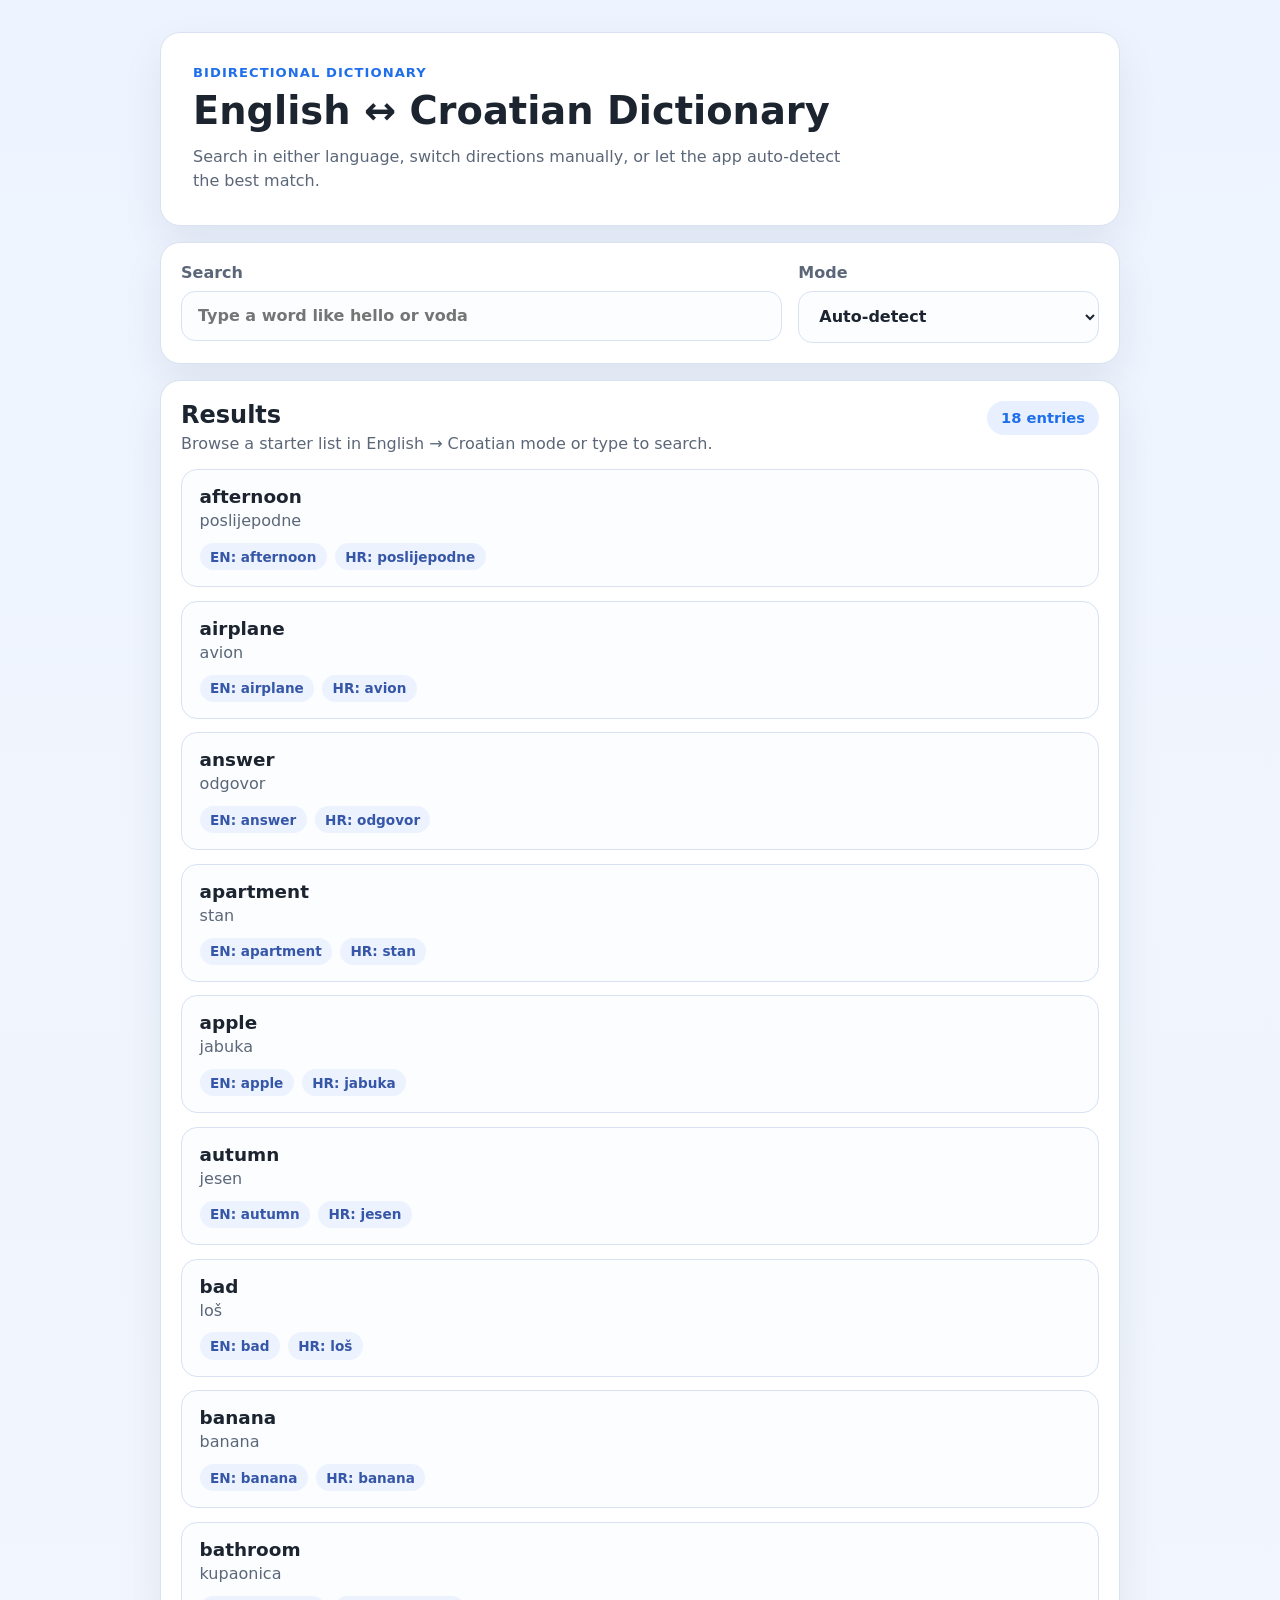
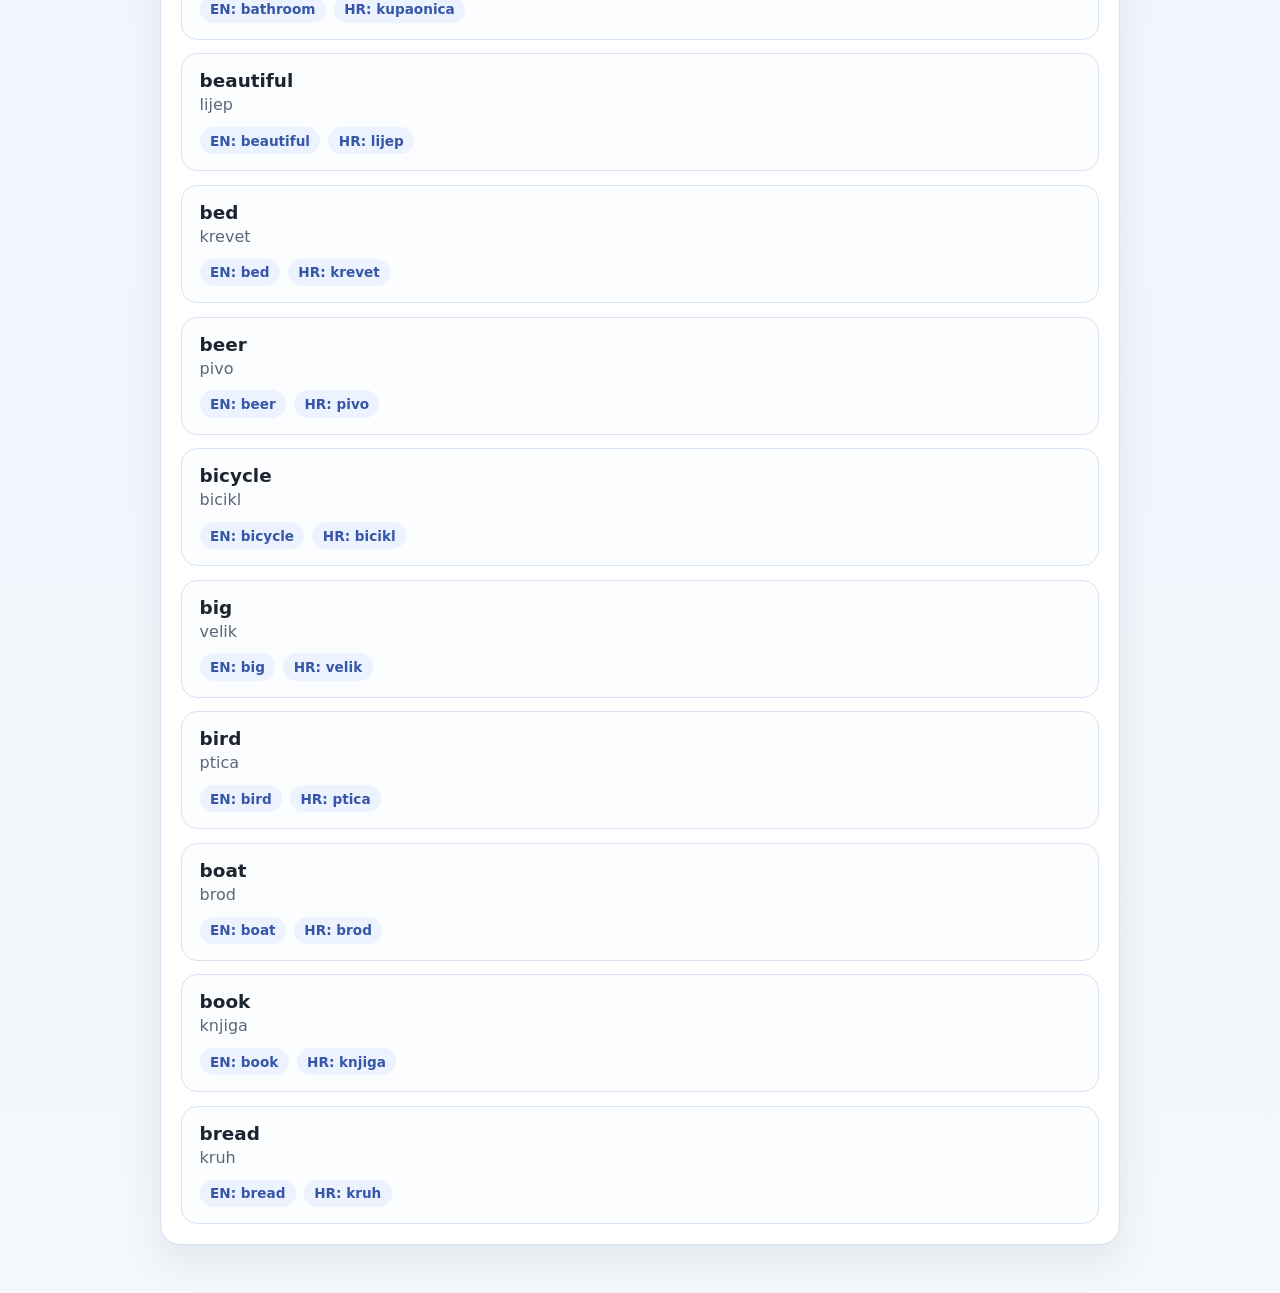
<file: web/index.html>
<!DOCTYPE html>
<html lang="en">
  <head>
    <meta charset="UTF-8" />
    <meta name="viewport" content="width=device-width, initial-scale=1.0" />
    <title>English ↔ Croatian Dictionary</title>
    <link rel="stylesheet" href="styles.css" />
    <script src="app.js" defer></script>
  </head>
  <body>
    <main class="app-shell">
      <section class="card hero">
        <p class="eyebrow">Bidirectional dictionary</p>
        <h1>English ↔ Croatian Dictionary</h1>
        <p class="subcopy">
          Search in either language, switch directions manually, or let the app auto-detect the best match.
        </p>
      </section>

      <section class="card controls" aria-label="Dictionary search controls">
        <label class="field">
          <span>Search</span>
          <input id="searchInput" type="search" placeholder="Type a word like hello or voda" autocomplete="off" />
        </label>

        <label class="field">
          <span>Mode</span>
          <select id="directionSelect" aria-label="Select search direction">
            <option value="auto">Auto-detect</option>
            <option value="en-hr">English → Croatian</option>
            <option value="hr-en">Croatian → English</option>
          </select>
        </label>
      </section>

      <section class="card results-panel">
        <div class="results-header">
          <div>
            <h2>Results</h2>
            <p id="directionNote">Loading dictionary…</p>
          </div>
          <span id="resultCount" class="pill">0 entries</span>
        </div>
        <ul id="resultsList" class="results-list" aria-live="polite"></ul>
      </section>
    </main>
    <noscript>This dictionary requires JavaScript to run.</noscript>
  </body>
</html>
</file>
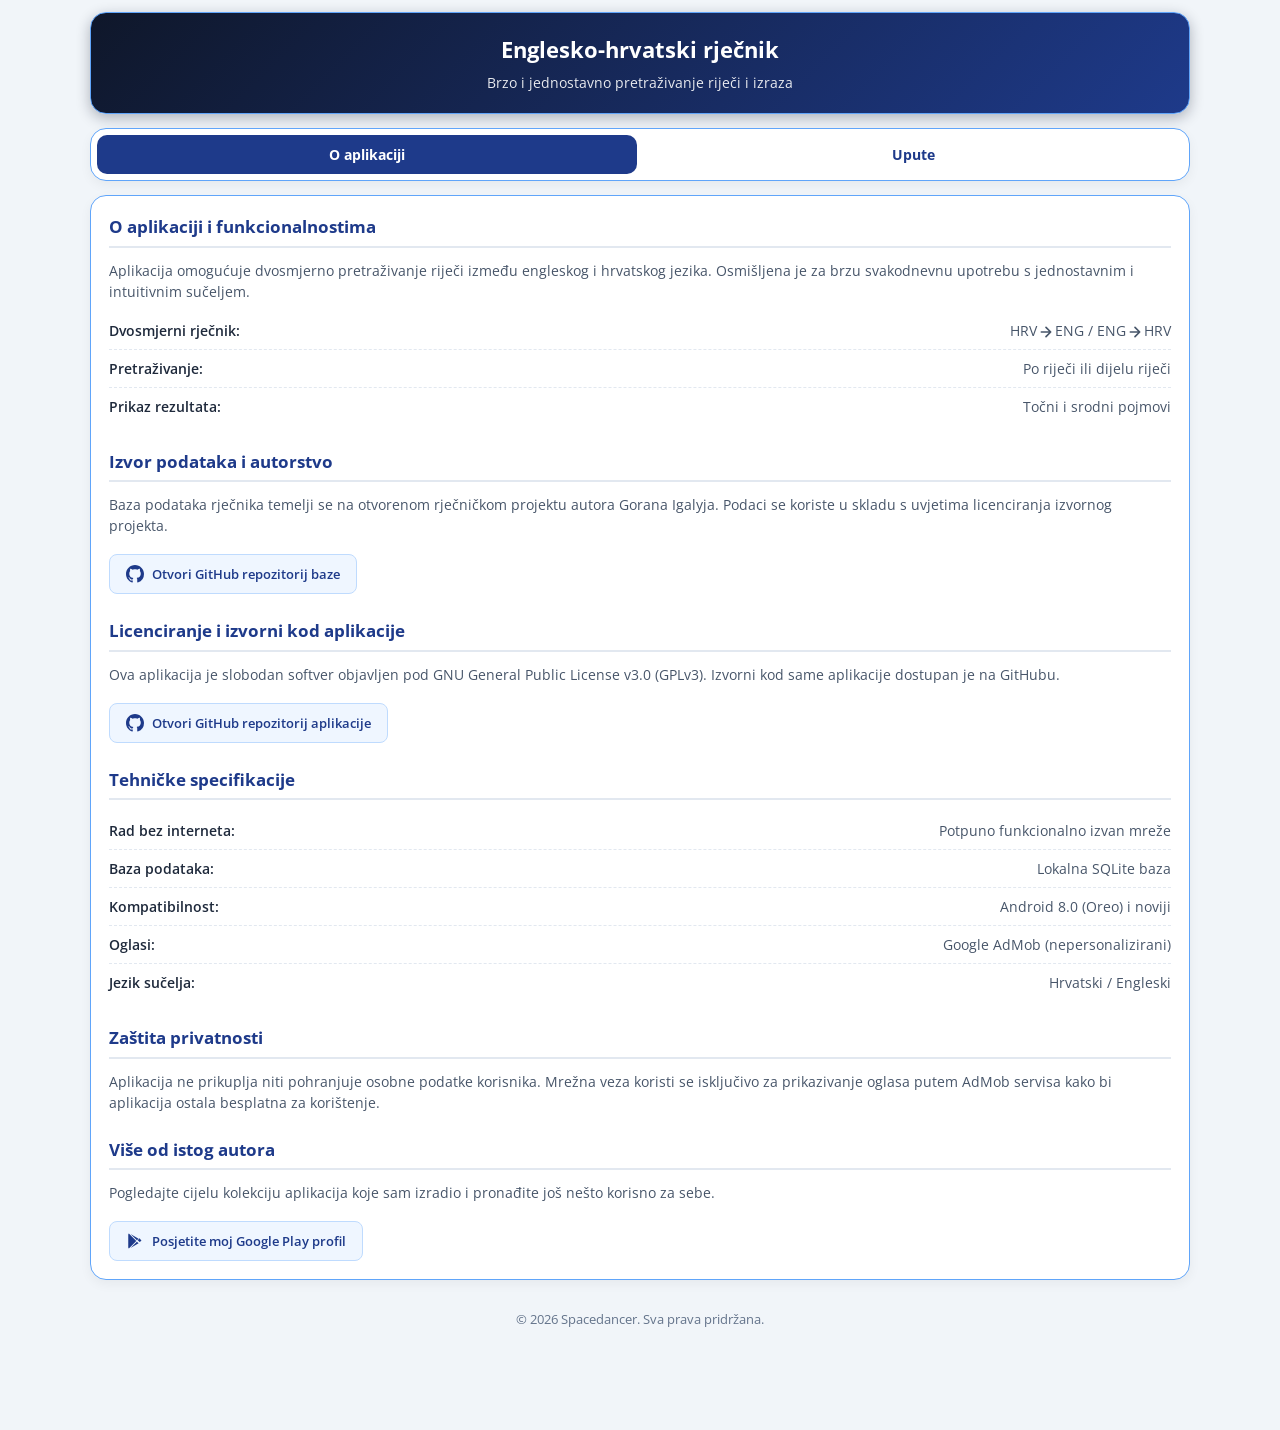
<file: app/src/main/assets/html/info.html>
<!DOCTYPE html>
<html lang="hr">
<head>
    <meta charset="UTF-8">
    <meta name="viewport" content="width=device-width, initial-scale=1.0">
    <title>Informacije o aplikaciji / App Info</title>
    <link rel="stylesheet" href="styles/info_style.css">
</head>
<body>

<div class="container">

    <!-- Naslovna kartica -->
    <div class="header-card">
        <h1 id="appTitle"></h1>
        <p id="appSubtitle"></p>
    </div>

    <!-- Tabovi -->
    <div class="tabs-card">
        <button id="tabAboutBtn" class="tab-btn active" onclick="switchTab('about')"></button>
        <button id="tabGuideBtn" class="tab-btn" onclick="switchTab('guide')"></button>
    </div>

    <!-- TAB: O aplikaciji -->
    <div id="tabAbout" class="tab-content active">
        <div class="info-card">
            <h2 id="aboutTitle"></h2>
            <p id="aboutDesc"></p>
            <ul class="feature-list">
                <li>
                    <span id="feat1Label"></span>
                    <span id="feat1Value"></span>
                </li>
                <li><span id="feat2Label"></span> <span id="feat2Value"></span></li>
                <li><span id="feat3Label"></span> <span id="feat3Value"></span></li>
            </ul>

            <!-- Izvorni autor baze podataka -->
            <h2 id="sourceTitle" style="margin-top: 24px;"></h2>
            <p id="sourceDesc"></p>
            <button class="github-btn" onclick="openGitHubRepo()">
                <svg height="18" width="18" viewBox="0 0 16 16" fill="currentColor">
                    <path d="M8 0C3.58 0 0 3.58 0 8c0 3.54 2.29 6.53 5.47 7.59.4.07.55-.17.55-.38 0-.19-.01-.82-.01-1.49-2.01.37-2.53-.49-2.69-.94-.09-.23-.48-.94-.82-1.13-.28-.15-.68-.52-.01-.53.63-.01 1.08.58 1.23.82.72 1.21 1.87.87 2.33.66.07-.52.28-.87.51-1.07-1.78-.2-3.64-.89-3.64-3.95 0-.87.31-1.59.82-2.15-.08-.2-.36-1.02.08-2.12 0 0 .67-.21 2.2.82.64-.18 1.32-.27 2-.27.68 0 1.36.09 2 .27 1.53-1.04 2.2-.82 2.2-.82.44 1.1.16 1.92.08 2.12.51.56.82 1.28.82 2.15 0 3.07-1.87 3.75-3.65 3.95.29.25.54.73.54 1.48 0 1.07-.01 1.93-.01 2.2 0 .21.15.46.55.38A8.013 8.013 0 0016 8c0-4.42-3.58-8-8-8z"/>
                </svg>
                <span id="githubBtnText"></span>
            </button>

            <!-- Licenciranje i izvorni kod ove aplikacije -->
            <h2 id="appLicenseTitle" style="margin-top: 24px;"></h2>
            <p id="appLicenseDesc"></p>
            <button class="github-btn" onclick="openAppSourceRepo()">
                <svg height="18" width="18" viewBox="0 0 16 16" fill="currentColor">
                    <path d="M8 0C3.58 0 0 3.58 0 8c0 3.54 2.29 6.53 5.47 7.59.4.07.55-.17.55-.38 0-.19-.01-.82-.01-1.49-2.01.37-2.53-.49-2.69-.94-.09-.23-.48-.94-.82-1.13-.28-.15-.68-.52-.01-.53.63-.01 1.08.58 1.23.82.72 1.21 1.87.87 2.33.66.07-.52.28-.87.51-1.07-1.78-.2-3.64-.89-3.64-3.95 0-.87.31-1.59.82-2.15-.08-.2-.36-1.02.08-2.12 0 0 .67-.21 2.2.82.64-.18 1.32-.27 2-.27.68 0 1.36.09 2 .27 1.53-1.04 2.2-.82 2.2-.82.44 1.1.16 1.92.08 2.12.51.56.82 1.28.82 2.15 0 3.07-1.87 3.75-3.65 3.95.29.25.54.73.54 1.48 0 1.07-.01 1.93-.01 2.2 0 .21.15.46.55.38A8.013 8.013 0 0016 8c0-4.42-3.58-8-8-8z"/>
                </svg>
                <span id="appSourceBtnText"></span>
            </button>

            <h2 id="techTitle" style="margin-top: 24px;"></h2>
            <ul class="tech-list">
                <li><span class="tech-label" id="tech1Label"></span> <span id="tech1Value"></span></li>
                <li><span class="tech-label" id="tech2Label"></span> <span id="tech2Value"></span></li>
                <li><span class="tech-label" id="tech3Label"></span> <span id="tech3Value"></span></li>
                <li><span class="tech-label" id="tech4Label"></span> <span id="tech4Value"></span></li>
                <li><span class="tech-label" id="tech5Label"></span> <span id="tech5Value"></span></li>
            </ul>

            <h2 id="privacyTitle" style="margin-top: 24px;"></h2>
            <p id="privacyDesc"></p>

            <!-- Sekcija: Ostale aplikacije na Google Playu (NA KRAJU) -->
            <h2 id="otherAppsTitle" style="margin-top: 24px;"></h2>
            <p id="otherAppsDesc"></p>
            <button class="github-btn" onclick="openGooglePlayDeveloper()">
                <svg height="18" width="18" viewBox="0 0 24 24" fill="currentColor">
                    <path d="M3,20.5V3.5C3,2.91 3.34,2.39 3.84,2.15L13.69,12L3.84,21.85C3.34,21.6 3,21.09 3,20.5M16.81,15.12L6.05,21.34L14.54,12.85L16.81,15.12M20.16,10.84C20.35,11 20.5,11.23 20.5,11.5C20.5,11.77 20.35,12 20.16,12.16L18.1,13.33L15.64,10.87L18.1,8.41L20.16,10.84M6.05,2.66L16.81,8.88L14.54,11.15L6.05,2.66Z"/>
                </svg>
                <span id="otherAppsBtnText"></span>
            </button>
        </div>
    </div>

    <!-- TAB: Upute -->
    <div id="tabGuide" class="tab-content">
        <div class="info-card">
            <h2 id="guideTitle"></h2>
            <p id="guideIntro"></p>

            <ul class="guide-list">
                <li>
                    <div class="guide-icon-col" style="display: flex; flex-direction: column; align-items: center; justify-content: center; gap: 6px;">
                        <div class="plastic-btn" style="width: 32px; height: 32px; pointer-events: none;">
                            <svg width="18" height="18" viewBox="0 0 24 24" fill="none" xmlns="http://www.w3.org/2000/svg">
                                <path d="M7.8,21 H16.2 C17.8802,21 18.7202,21 19.362,20.673 C19.9265,20.3854 20.3854,19.9265 20.673,19.362 C21,18.7202 21,17.8802 21,16.2 V7.8 C21,6.11984 21,5.27976 20.673,4.63803 C20.3854,4.07354 19.9265,3.6146 19.362,3.32698 C18.7202,3 17.8802,3 16.2,3 H7.8 C6.11984,3 5.27976,3 4.63803,3.32698 C4.07354,3.6146 3.6146,4.07354 3.32698,4.63803 C3,5.27976 3,6.11984 3,7.8 V16.2 C3,17.8802 3,18.7202 3.32698,19.362 C3.6146,19.9265 4.07354,20.3854 4.63803,20.673 C5.27976,21 6.11984,21 7.8,21 Z" stroke="#FFFFFF" stroke-width="2" stroke-linecap="round" stroke-linejoin="round" fill="none"/>
                                <path d="M12,16 V12" stroke="#FFFFFF" stroke-width="2" stroke-linecap="round" fill="none"/>
                                <path d="M12,8 H12.01" stroke="#FFFFFF" stroke-width="2" stroke-linecap="round" fill="none"/>
                            </svg>
                        </div>
                        <div class="plastic-btn" style="width: 32px; height: 32px; pointer-events: none;">
                            <svg width="18" height="18" viewBox="0 0 24 24" fill="none" xmlns="http://www.w3.org/2000/svg">
                                <path d="M17.5556,3 C19.4579,3 21,4.54213 21,6.44444 V17.5556 C21,19.4579 19.4579,21 17.5556,21 H6.44444 C4.54213,21 3,19.4579 3,17.5556 V6.44444 C3,4.54213 4.54213,3 6.44444,3 H17.5556 Z" stroke="#FFFFFF" stroke-width="2" fill="none"/>
                                <path d="M11.5067,7.01392 C9.02527,7.01392 7.01367,9.02551 7.01367,11.5069 C7.01367,13.9884 9.02527,16 11.5067,16 C12.3853,16 13.205,15.7478 13.8973,15.3119 L15.1658,16.5803 C15.5563,16.9709 16.1895,16.9709 16.58,16.5803 C16.9705,16.1898 16.9705,15.5566 16.58,15.1661 L15.3116,13.8977 C15.7475,13.2053 15.9997,12.3856 15.9997,11.5069 C15.9997,9.02551 13.9881,7.01392 11.5067,7.01392 Z M9.01367,11.5069 C9.01367,10.1301 10.1298,9.01392 11.5067,9.01392 C12.8836,9.01392 13.9997,10.1301 13.9997,11.5069 C13.9997,12.8838 12.8836,14 11.5067,14 C10.1298,14 9.01367,12.8838 9.01367,11.5069 Z" fill="#FFFFFF" fill-rule="evenodd" clip-rule="evenodd"/>
                            </svg>
                        </div>
                    </div>
                    <div class="guide-content-col">
                        <span class="guide-title" id="guide1Label"></span>
                        <span class="guide-desc" id="guide1Value"></span>
                    </div>
                </li>
                <hr class="section-divider">
                <li>
                    <div class="guide-icon-col">
                        <div class="plastic-btn" style="width: 32px; height: 32px; pointer-events: none;">
                            <svg width="18" height="18" viewBox="0 0 24 24" fill="none" xmlns="http://www.w3.org/2000/svg">
                                <path d="M3,7 C3,4.79086 4.79086,3 7,3 H17 C19.2091,3 21,4.79086 21,7 V17 C21,19.2091 19.2091,21 17,21 H7 C4.79086,21 3,19.2091 3,17 V7 Z" stroke="#FFFFFF" stroke-width="2" fill="none"/>
                                <path d="M9,9 L15,15" stroke="#FFFFFF" stroke-width="2" stroke-linecap="round" fill="none"/>
                                <path d="M15,9 L9,15" stroke="#FFFFFF" stroke-width="2" stroke-linecap="round" fill="none"/>
                            </svg>
                        </div>
                    </div>
                    <div class="guide-content-col">
                        <span class="guide-title" id="guide2Label"></span>
                        <span class="guide-desc" id="guide2Value"></span>
                    </div>
                </li>
                <hr class="section-divider">
                <li>
                    <div class="guide-icon-col" style="display: flex; flex-direction: column; align-items: center; justify-content: center; gap: 6px;">
                        <div style="width: 32px; height: 32px; border-radius: 50%; background-color: #0F172A; border: 2px solid #FFFFFF; position: relative; overflow: hidden; display: flex; align-items: center; justify-content: center; box-shadow: 0 2px 4px rgba(0,0,0,0.2); pointer-events: none;">
                            <img src="images/hr_flag.png" alt="HR" style="width: 100%; height: 100%; object-fit: cover;">
                            <div style="position: absolute; top: 0; left: 0; right: 0; height: 50%; background: linear-gradient(180deg, rgba(255,255,255,0.4) 0%, rgba(255,255,255,0.1) 50%, rgba(255,255,255,0) 100%); pointer-events: none;"></div>
                        </div>
                        <div style="width: 32px; height: 32px; border-radius: 50%; background-color: #0F172A; border: 2px solid #FFFFFF; position: relative; overflow: hidden; display: flex; align-items: center; justify-content: center; box-shadow: 0 2px 4px rgba(0,0,0,0.2); pointer-events: none;">
                            <img src="images/en_flag.png" alt="EN" style="width: 100%; height: 100%; object-fit: cover;">
                            <div style="position: absolute; top: 0; left: 0; right: 0; height: 50%; background: linear-gradient(180deg, rgba(255,255,255,0.4) 0%, rgba(255,255,255,0.1) 50%, rgba(255,255,255,0) 100%); pointer-events: none;"></div>
                        </div>
                    </div>
                    <div class="guide-content-col">
                        <span class="guide-title" id="guide3Label"></span>
                        <span class="guide-desc" id="guide3Value"></span>
                    </div>
                </li>
                <hr class="section-divider">
                <li>
                    <div class="guide-icon-col">
                        <span class="guide-ico" aria-hidden="true">
                            <svg viewBox="0 0 24 24"><line x1="3" y1="8" x2="19" y2="8"></line><polyline points="15,4 20,8 15,12"></polyline><line x1="21" y1="16" x2="5" y2="16"></line><polyline points="9,12 4,16 9,20"></polyline></svg>
                        </span>
                    </div>
                    <div class="guide-content-col">
                        <span class="guide-title" id="guide4Label"></span>
                        <span class="guide-desc" id="guide4Value"></span>
                    </div>
                </li>
                <hr class="section-divider">
                <li>
                    <div class="guide-icon-col">
                        <span class="guide-ico" aria-hidden="true">
                            <svg viewBox="0 0 24 24"><rect x="3" y="6" width="18" height="12" rx="2"></rect><line x1="7" y1="12" x2="13" y2="12"></line><line x1="14" y1="9" x2="14" y2="15"></line></svg>
                        </span>
                    </div>
                    <div class="guide-content-col">
                        <span class="guide-title" id="guide5Label"></span>
                        <span class="guide-desc" id="guide5Value"></span>
                    </div>
                </li>
                <hr class="section-divider">
                <li>
                    <div class="guide-icon-col">
                        <div class="plastic-btn" style="width: 32px; height: 32px; pointer-events: none;">
                            <svg width="18" height="18" viewBox="0 0 24 24" fill="none" xmlns="http://www.w3.org/2000/svg">
                                <path d="M3 6h18M19 6v14a2 2 0 0 1-2 2H7a2 2 0 0 1-2-2V6m3 0V4a2 2 0 0 1 2-2h4a2 2 0 0 1 2 2v2M10 11v6M14 11v6" stroke="#FFFFFF" stroke-width="2" stroke-linecap="round" stroke-linejoin="round"/>
                            </svg>
                        </div>
                    </div>
                    <div class="guide-content-col">
                        <span class="guide-title" id="guide6Label"></span>
                        <span class="guide-desc" id="guide6Value"></span>
                    </div>
                </li>
                <hr class="section-divider">
                <li>
                    <div class="guide-icon-col">
                        <div class="plastic-btn" style="width: 32px; height: 32px; pointer-events: none;">
                            <svg width="18" height="18" viewBox="0 0 24 24" fill="none" xmlns="http://www.w3.org/2000/svg">
                                <circle cx="10" cy="10" r="6" stroke="#FFFFFF" stroke-width="2" fill="none"/>
                                <path d="M15 15L21 21" stroke="#FFFFFF" stroke-width="2" stroke-linecap="round" stroke-linejoin="round"/>
                            </svg>
                        </div>
                    </div>
                    <div class="guide-content-col">
                        <span class="guide-title" id="guide7Label"></span>
                        <span class="guide-desc" id="guide7Value"></span>
                    </div>
                </li>
                <hr class="section-divider">
                <li>
                    <div class="guide-icon-col">
                        <span class="guide-ico" aria-hidden="true">
                            <svg viewBox="0 0 24 24"><rect x="2" y="5" width="9" height="14" rx="2"></rect><rect x="13" y="5" width="9" height="14" rx="2"></rect><line x1="6" y1="9" x2="8" y2="9"></line><line x1="6" y1="12" x2="8" y2="12"></line><line x1="6" y1="15" x2="8" y2="15"></line><line x1="16" y1="9" x2="20" y2="9"></line></svg>
                        </span>
                    </div>
                    <div class="guide-content-col">
                        <span class="guide-title" id="guide8Label"></span>
                        <span class="guide-desc" id="guide8Value"></span>
                    </div>
                </li>
                <hr class="section-divider">
                <li>
                    <div class="guide-icon-col">
                        <span class="guide-ico" aria-hidden="true">
                            <svg viewBox="0 0 24 24"><circle cx="12" cy="12" r="8"></circle><polyline points="12,8 12,12 15,14"></polyline></svg>
                        </span>
                    </div>
                    <div class="guide-content-col">
                        <span class="guide-title" id="guide9Label"></span>
                        <span class="guide-desc" id="guide9Value"></span>
                    </div>
                </li>
                <hr class="section-divider">
                <li>
                    <div class="guide-icon-col">
                        <span class="guide-ico" aria-hidden="true">
                            <svg viewBox="0 0 24 24"><polyline points="8,5 5,8 8,11"></polyline><line x1="5" y1="8" x2="19" y2="8"></line><polyline points="16,13 19,16 16,19"></polyline><line x1="19" y1="16" x2="5" y2="16"></line></svg>
                        </span>
                    </div>
                    <div class="guide-content-col">
                        <span class="guide-title" id="guide10Label"></span>
                        <span class="guide-desc" id="guide10Value"></span>
                    </div>
                </li>
                <hr class="section-divider">
                <li>
                    <div class="guide-icon-col">
                        <span class="guide-ico" aria-hidden="true">
                            <svg viewBox="0 0 24 24"><rect x="2" y="9" width="8" height="6" rx="2"></rect><line x1="11" y1="12" x2="17" y2="12"></line><polyline points="14,9 17,12 14,15"></polyline><path d="M18 7h4"></path><path d="M19 7v12a1 1 0 0 1-1 1h-2"></path></svg>
                        </span>
                    </div>
                    <div class="guide-content-col">
                        <span class="guide-title" id="guide11Label"></span>
                        <span class="guide-desc" id="guide11Value"></span>
                    </div>
                </li>
                <hr class="section-divider">
                <li>
                    <div class="guide-icon-col">
                        <span class="guide-ico" aria-hidden="true">
                            <svg viewBox="0 0 24 24"><line x1="4" y1="7" x2="20" y2="7"></line><line x1="4" y1="12" x2="20" y2="12"></line><line x1="4" y1="17" x2="14" y2="17"></line><polyline points="16,16 18,18 22,14"></polyline></svg>
                        </span>
                    </div>
                    <div class="guide-content-col">
                        <span class="guide-title" id="guide12Label"></span>
                        <span class="guide-desc" id="guide12Value"></span>
                    </div>
                </li>
                <hr class="section-divider">
                <li>
                    <div class="guide-icon-col">
                        <div style="width: 32px; height: 32px; border-radius: 50%; border: 1px solid #1d4ed8; background: linear-gradient(180deg, #3b82f6 0%, #1d4ed8 50%, #1e3a8a 100%); color: #ffffff; box-shadow: inset 0 1px 1px rgba(255, 255, 255, 0.5), inset 0 -2px 4px rgba(0, 0, 0, 0.25), 0 2px 4px rgba(0, 0, 0, 0.2); display: flex; align-items: center; justify-content: center; opacity: 0.5; pointer-events: none;">
                            <svg width="18" height="18" viewBox="0 0 24 24" fill="none" stroke="currentColor" stroke-width="3" stroke-linecap="round" stroke-linejoin="round">
                                <line x1="12" y1="19" x2="12" y2="5"></line>
                                <polyline points="5 12 12 5 19 12"></polyline>
                            </svg>
                        </div>
                    </div>
                    <div class="guide-content-col">
                        <span class="guide-title" id="guide13Label"></span>
                        <span class="guide-desc" id="guide13Value"></span>
                    </div>
                </li>
            </ul>
        </div>
    </div>

    <div class="footer-card">
        <p id="footerRights"></p>
    </div>

</div>

<script src="scripts/info_logic.js"></script>
</body>
</html>
</file>
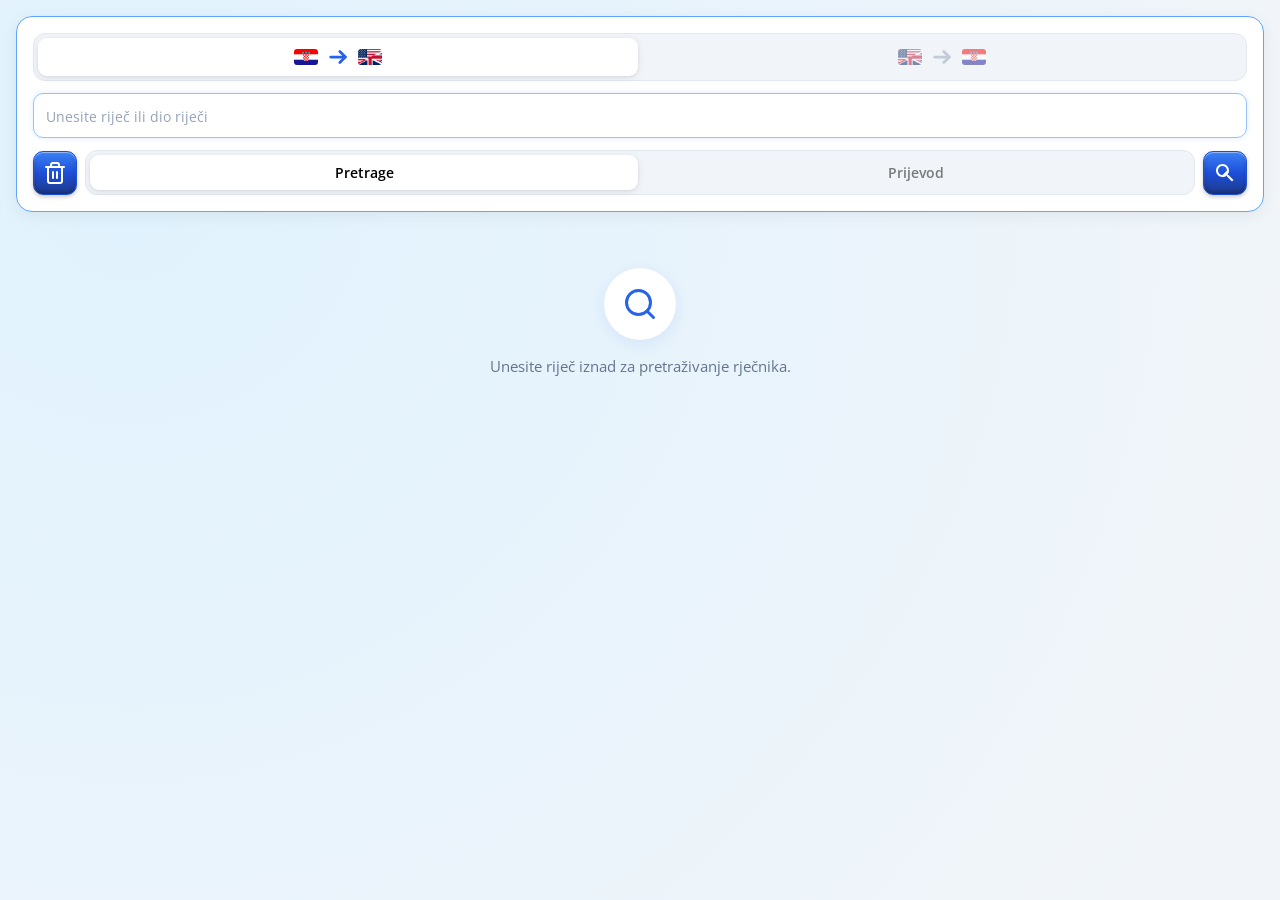
<file: app/src/main/assets/html/translate.html>
<!DOCTYPE html>
<html lang="hr">
<head>
    <meta charset="UTF-8">
    <meta name="viewport" content="width=device-width, initial-scale=1.0">
    <title>Rječnik</title>
    <link rel="stylesheet" href="styles/translate_style.css">
</head>
<body>

<div class="search-box">
    <!-- 1. Red: Odabir smjera prevođenja sa zastavicama -->
    <div class="segmented-control">
        <input type="radio" id="dir_cro_en" name="direction" value="cro_en" checked onchange="onDirectionChange()">
        <label for="dir_cro_en" class="segment-label" aria-label="Hrvatski u engleski">
            <img src="images/hr_flag.png" alt="HR" class="flag-img">
            <svg class="arrow-icon" viewBox="0 0 24 24" fill="none" stroke="currentColor" stroke-width="3" stroke-linecap="round" stroke-linejoin="round">
                <line x1="4" y1="12" x2="20" y2="12"></line>
                <polyline points="14 6 20 12 14 18"></polyline>
            </svg>
            <img src="images/en_flag.png" alt="EN" class="flag-img">
        </label>

        <input type="radio" id="dir_en_cro" name="direction" value="en_cro" onchange="onDirectionChange()">
        <label for="dir_en_cro" class="segment-label" aria-label="Engleski u hrvatski">
            <img src="images/en_flag.png" alt="EN" class="flag-img">
            <svg class="arrow-icon" viewBox="0 0 24 24" fill="none" stroke="currentColor" stroke-width="3" stroke-linecap="round" stroke-linejoin="round">
                <line x1="4" y1="12" x2="20" y2="12"></line>
                <polyline points="14 6 20 12 14 18"></polyline>
            </svg>
            <img src="images/hr_flag.png" alt="HR" class="flag-img">
        </label>
    </div>

    <!-- 2. Red: Input polje potpuno samo u svom redu -->
    <div class="input-wrapper" style="margin-bottom: 12px;">
        <input type="text" id="searchInput" placeholder="Unesite riječ ili dio riječi" autocomplete="off">
    </div>

    <!-- 3. Red: Oba gumba (brisanje i prevođenje) + Pretrage / Prijevod dolje -->
    <div style="display: flex; gap: 8px; align-items: center;">
        <button type="button" id="clearInputBtn" class="plastic-btn" aria-label="Očisti unos" title="Očisti unos">
            <svg width="24" height="24" viewBox="0 0 24 24" fill="none" xmlns="http://www.w3.org/2000/svg">
                <path d="M3 6h18M19 6v14a2 2 0 0 1-2 2H7a2 2 0 0 1-2-2V6m3 0V4a2 2 0 0 1 2-2h4a2 2 0 0 1 2 2v2M10 11v6M14 11v6" stroke="#FFFFFF" stroke-width="2" stroke-linecap="round" stroke-linejoin="round"/>
            </svg>
        </button>

        <div class="segmented-control" style="flex: 1; margin-bottom: 0;">
            <input type="radio" id="view_history" name="view_mode" value="history" checked onchange="onViewModeChange()">
            <label for="view_history" class="segment-label">
                <span id="labelViewHistory">Pretrage</span>
            </label>

            <input type="radio" id="view_translation" name="view_mode" value="translation" onchange="onViewModeChange()">
            <label for="view_translation" class="segment-label">
                <span id="labelViewTranslation">Prijevod</span>
            </label>
        </div>

        <button id="translateBtn" class="plastic-btn" onclick="onTranslateClick()" aria-label="Prevedi" title="Prevedi">
            <svg width="24" height="24" viewBox="0 0 24 24" fill="none" xmlns="http://www.w3.org/2000/svg">
                <path fill-rule="evenodd" clip-rule="evenodd" d="M15.5 14h-.79l-.28-.27C15.41 12.59 16 11.11 16 9.5 16 5.91 13.09 3 9.5 3S3 5.91 3 9.5 5.91 16 9.5 16c1.61 0 3.09-.59 4.23-1.57l.27.28v.79l5 4.99L20.49 19l-4.99-5zm-6 0C7.01 14 5 11.99 5 9.5S7.01 5 9.5 5 14 7.01 14 9.5 14z" fill="#FFFFFF"/>
            </svg>
        </button>
    </div>
</div>

<div id="resultsContainer" class="results-container">
    <!-- Dinamički prikaz povijesti ili prijevoda -->
</div>

<!-- Plutajući gumb za povratak na vrh -->
<button id="scrollTopBtn" class="scroll-top-btn" onclick="scrollToTop()" aria-label="Povratak na vrh" title="Povratak na vrh">
    <svg width="24" height="24" viewBox="0 0 24 24" fill="none" stroke="currentColor" stroke-width="3" stroke-linecap="round" stroke-linejoin="round">
        <line x1="12" y1="19" x2="12" y2="5"></line>
        <polyline points="5 12 12 5 19 12"></polyline>
    </svg>
</button>

<script src="scripts/translate_logic.js"></script>
</body>
</html>
</file>
<file: web/styles.css>
:root {
  color-scheme: light;
  --bg: #f4f7fb;
  --panel: #ffffff;
  --border: #d9e2f2;
  --text: #1c2430;
  --muted: #5b6778;
  --accent: #1f6feb;
  --accent-soft: #e8f0ff;
  --shadow: 0 16px 40px rgba(18, 38, 63, 0.08);
}

* {
  box-sizing: border-box;
}

body {
  margin: 0;
  min-height: 100vh;
  font-family: Inter, system-ui, -apple-system, BlinkMacSystemFont, "Segoe UI", sans-serif;
  background: linear-gradient(180deg, #eef4ff 0%, var(--bg) 100%);
  color: var(--text);
}

.app-shell {
  width: min(960px, calc(100% - 2rem));
  margin: 0 auto;
  padding: 2rem 0 3rem;
}

.card {
  background: var(--panel);
  border: 1px solid var(--border);
  border-radius: 20px;
  box-shadow: var(--shadow);
}

.hero {
  padding: 2rem;
  margin-bottom: 1rem;
}

.eyebrow {
  margin: 0 0 0.5rem;
  font-size: 0.82rem;
  font-weight: 700;
  letter-spacing: 0.08em;
  text-transform: uppercase;
  color: var(--accent);
}

h1,
h2,
p {
  margin: 0;
}

h1 {
  font-size: clamp(2rem, 3vw, 2.8rem);
}

.subcopy {
  margin-top: 0.75rem;
  max-width: 42rem;
  color: var(--muted);
  line-height: 1.5;
}

.controls {
  display: grid;
  grid-template-columns: minmax(0, 2fr) minmax(220px, 1fr);
  gap: 1rem;
  padding: 1.25rem;
  margin-bottom: 1rem;
}

.field {
  display: flex;
  flex-direction: column;
  gap: 0.55rem;
  font-weight: 600;
}

.field span {
  color: var(--muted);
}

.field input,
.field select {
  width: 100%;
  padding: 0.9rem 1rem;
  border: 1px solid var(--border);
  border-radius: 14px;
  background: #fbfdff;
  color: var(--text);
  font: inherit;
}

.field input:focus,
.field select:focus {
  outline: 2px solid rgba(31, 111, 235, 0.22);
  border-color: var(--accent);
}

.results-panel {
  padding: 1.25rem;
}

.results-header {
  display: flex;
  justify-content: space-between;
  align-items: flex-start;
  gap: 1rem;
  margin-bottom: 1rem;
}

.results-header h2 {
  margin-bottom: 0.35rem;
}

#directionNote {
  color: var(--muted);
}

.pill {
  display: inline-flex;
  align-items: center;
  justify-content: center;
  min-width: 7rem;
  padding: 0.55rem 0.85rem;
  border-radius: 999px;
  background: var(--accent-soft);
  color: var(--accent);
  font-size: 0.92rem;
  font-weight: 700;
}

.results-list {
  list-style: none;
  padding: 0;
  margin: 0;
  display: grid;
  gap: 0.85rem;
}

.result-item {
  padding: 1rem 1.1rem;
  border: 1px solid var(--border);
  border-radius: 16px;
  background: #fbfdff;
}

.result-item h3 {
  margin: 0 0 0.25rem;
  font-size: 1.15rem;
}

.result-item p {
  color: var(--muted);
}

.result-tags {
  display: flex;
  flex-wrap: wrap;
  gap: 0.5rem;
  margin-top: 0.8rem;
}

.tag {
  padding: 0.35rem 0.65rem;
  border-radius: 999px;
  background: #edf2ff;
  color: #3657a7;
  font-size: 0.85rem;
  font-weight: 600;
}

.empty-state {
  padding: 1.5rem;
  text-align: center;
  color: var(--muted);
  border: 1px dashed var(--border);
  border-radius: 16px;
}

@media (max-width: 720px) {
  .app-shell {
    width: min(100% - 1rem, 960px);
    padding-top: 1rem;
  }

  .controls {
    grid-template-columns: 1fr;
  }

  .results-header {
    flex-direction: column;
    align-items: stretch;
  }

  .pill {
    width: fit-content;
  }
}
</file>
<file: app/src/main/assets/html/styles/info_style.css>
/* Ugradnja Open Sans varijabilnih fontova */
@font-face {
    font-family: 'OpenSans';
    src: url('../fonts/OpenSans-VariableFont_wdth,wght.ttf') format('truetype-variations');
    font-weight: 100 900;
    font-style: normal;
}

@font-face {
    font-family: 'OpenSans';
    src: url('../fonts/OpenSans-Italic-VariableFont_wdth,wght.ttf') format('truetype-variations');
    font-weight: 100 900;
    font-style: italic;
}

* {
    box-sizing: border-box;
    margin: 0;
    padding: 0;
    font-family: 'OpenSans', -apple-system, BlinkMacSystemFont, "Segoe UI", Roboto, Helvetica, Arial, sans-serif;
    -webkit-user-select: none;
    user-select: none;
}

html, body {
    min-height: 100vh;
}

body {
    background-color: #f1f5f9;
    color: #334155;
    padding: 16px;
    line-height: 1.5;
}

.container {
    width: 100%;
    max-width: 980px;
    margin: 0 auto;
    display: flex;
    flex-direction: column;
    gap: 16px;
    padding-bottom: 90px;
}

/* Potamnjeni gradijent naslovne kartice */
.header-card {
    background: linear-gradient(135deg, #0f172a, #1e3a8a);
    color: #ffffff;
    padding: 24px 20px;
    border-radius: 16px;
    box-shadow: 0 4px 14px rgba(15, 23, 42, 0.3);
    text-align: center;
    border: 1.5px solid #60a5fa;
}

.header-card h1 {
    font-size: 22px;
    font-weight: 700;
    margin-bottom: 6px;
}

.header-card p {
    font-size: 14px;
    opacity: 0.9;
}

.tabs-card {
    display: flex;
    background: #ffffff;
    border-radius: 16px;
    border: 1.5px solid #60a5fa;
    box-shadow: 0 4px 12px rgba(0, 0, 0, 0.05);
    padding: 6px;
    gap: 6px;
}

.tab-btn {
    flex: 1;
    border: none;
    border-radius: 10px;
    background: transparent;
    color: #1e3a8a;
    font-size: 14px;
    font-weight: 700;
    padding: 10px 12px;
    cursor: pointer;
}

.tab-btn.active {
    background: #1e3a8a;
    color: #ffffff;
}

.tab-content {
    display: none;
}

.tab-content.active {
    display: block;
}

.info-card {
    background: #ffffff;
    border-radius: 16px;
    padding: 20px;
    box-shadow: 0 4px 12px rgba(0, 0, 0, 0.05);
    border: 1.5px solid #60a5fa;
    margin-bottom: 16px;
}

.tab-content .info-card:last-child {
    margin-bottom: 0;
}

.info-card h2 {
    font-size: 17px;
    color: #1e3a8a;
    margin-bottom: 12px;
    border-bottom: 2px solid #e2e8f0;
    padding-bottom: 6px;
}

.info-card p {
    font-size: 14px;
    color: #475569;
    margin-bottom: 10px;
}

.info-card p:last-child {
    margin-bottom: 0;
}

.section-divider {
    border: none;
    height: 1px;
    background-color: rgba(147, 197, 253, 0.35);
    margin: 12px 0;
}

.github-btn {
    display: inline-flex;
    align-items: center;
    gap: 8px;
    background-color: #eff6ff;
    color: #1e3a8a;
    border: 1px solid #bfdbfe;
    padding: 10px 16px;
    border-radius: 8px;
    font-size: 13px;
    font-weight: 600;
    cursor: pointer;
    margin-top: 8px;
    transition: background-color 0.2s ease, border-color 0.2s ease;
}

.github-btn:active {
    background-color: #dbeafe;
    border-color: #93c5fd;
}

.feature-list, .tech-list {
    list-style: none;
    margin-top: 8px;
}

.feature-list li, .tech-list li {
    font-size: 14px;
    color: #334155;
    padding: 8px 0;
    border-bottom: 1px dashed #e2e8f0;
    display: flex;
    justify-content: space-between;
    align-items: center;
    gap: 12px;
}

.feature-list li:last-child, .tech-list li:last-child {
    border-bottom: none;
}

.feature-list li > :first-child,
.tech-list li > :first-child {
    display: block;
    flex-shrink: 0;
    text-align: left;
    font-weight: 600;
    color: #1e293b;
}

.feature-list li > :last-child,
.tech-list li > :last-child {
    display: block;
    flex: 1;
    text-align: right;
    font-weight: 400;
    color: #475569;
}

/* Upute - Grid raspored za spajanje lijeve kolone s ikonom/gumbima */
.guide-list {
    list-style: none;
    margin-top: 8px;
}

.guide-list li {
    display: grid;
    grid-template-columns: 36px 1fr;
    gap: 0 12px;
    align-items: start;
    padding: 12px 0;
}

.guide-icon-col {
    display: flex;
    justify-content: center;
    padding-top: 2px;
}

.guide-content-col {
    display: flex;
    flex-direction: column;
    gap: 3px;
}

.guide-title {
    font-weight: 700;
    color: #1e293b;
    font-size: 14px;
    line-height: 1.4;
}

.guide-desc {
    font-weight: 400;
    color: #475569;
    font-size: 14px;
    line-height: 1.4;
}

.guide-ico {
    width: 28px;
    height: 28px;
    min-width: 28px;
    display: inline-flex;
    align-items: center;
    justify-content: center;
    color: #1d4ed8;
    background: #eff6ff;
    border: 1px solid #bfdbfe;
    border-radius: 7px;
}

.guide-ico svg {
    width: 16px;
    height: 16px;
    fill: none;
    stroke: currentColor;
    stroke-width: 2;
    stroke-linecap: round;
    stroke-linejoin: round;
}

/* Stil za plastične gumbe u uputama (identično kao u translate sučelju) */
.plastic-btn {
    display: inline-flex;
    align-items: center;
    justify-content: center;
    border: 1px solid #1d4ed8;
    border-radius: 8px;
    background: linear-gradient(180deg, #3b82f6 0%, #1d4ed8 50%, #1e3a8a 100%);
    box-shadow:
        inset 0 1px 1px rgba(255, 255, 255, 0.5),
        inset 0 -2px 4px rgba(0, 0, 0, 0.25),
        0 2px 4px rgba(0, 0, 0, 0.2);
    flex-shrink: 0;
}

.plastic-btn svg {
    display: block;
}

.footer-card {
    text-align: center;
    padding: 16px;
    font-size: 13px;
    color: #64748b;
}

.arrow-icon {
    width: 16px;
    height: 16px;
    color: inherit;
    display: inline-block;
    vertical-align: text-bottom;
    margin: 0 1px;
    flex-shrink: 0;
}

#feat1Value {
    display: inline-flex;
    align-items: center;
    justify-content: flex-end;
    gap: 4px;
    flex-wrap: wrap;
}

.flag-img {
    width: 26px;
    height: 18px;
    object-fit: cover;
    border-radius: 4px;
    display: block;
    border-bottom: 1.5px solid rgba(255, 255, 255, 0.8);
    border-right: 1.5px solid rgba(255, 255, 255, 0.8);
    border-top: 1.5px solid transparent;
    border-left: 1.5px solid transparent;
    box-shadow: inset -2px -2px 4px rgba(255, 255, 255, 0.6);
}

@media (orientation: landscape) and (min-width: 600px) {
    body {
        padding: 12px 20px;
    }

    .container {
        max-width: 1100px;
        padding-bottom: 72px;
        gap: 14px;
    }

    .header-card {
        padding: 20px 18px;
    }

    .info-card {
        padding: 18px;
    }

    .guide-list li {
        padding: 10px 0;
    }
}
</file>
<file: app/src/main/assets/html/styles/translate_style.css>
/* Ugradnja Open Sans varijabilnih fontova */
@font-face {
    font-family: 'OpenSans';
    src: url('../fonts/OpenSans-VariableFont_wdth,wght.ttf') format('truetype-variations');
    font-weight: 100 900;
    font-style: normal;
}

@font-face {
    font-family: 'OpenSans';
    src: url('../fonts/OpenSans-Italic-VariableFont_wdth,wght.ttf') format('truetype-variations');
    font-weight: 100 900;
    font-style: italic;
}

* {
    box-sizing: border-box;
    margin: 0;
    padding: 0;
    font-family: 'OpenSans', -apple-system, BlinkMacSystemFont, "Segoe UI", Roboto, Helvetica, Arial, sans-serif;
    -webkit-user-select: none;
    user-select: none;
}

/* Omogućava unos i odabir teksta u polju za pretragu */
input, textarea {
    -webkit-user-select: text;
    user-select: text;
}

html, body {
    min-height: 100vh;
    background: radial-gradient(circle at 10% 20%, #e0f2fe 0%, #f1f5f9 90%);
    color: #334155;
    scroll-behavior: smooth;
}

body {
    padding: 16px 16px 100px 16px;
}

.search-box {
    background: #ffffff;
    padding: 16px;
    border-radius: 16px;
    box-shadow: 0 4px 16px rgba(0, 0, 0, 0.06);
    margin-bottom: 16px;
    border: 1.5px solid #60a5fa;
}

.segmented-control {
    display: flex;
    background-color: #f1f5f9;
    padding: 4px;
    border-radius: 12px;
    margin-bottom: 12px;
    gap: 4px;
    border: 1px solid #e2e8f0;
}

.segmented-control:last-child {
    margin-bottom: 0;
}

.segmented-control input[type="radio"] {
    position: absolute;
    opacity: 0;
    pointer-events: none;
}

.segment-label {
    flex: 1;
    text-align: center;
    padding: 8px 12px;
    font-size: 14px;
    font-weight: 600;
    color: #000000;
    border-radius: 9px;
    cursor: pointer;
    transition: all 0.25s cubic-bezier(0.4, 0, 0.2, 1);
    display: flex;
    align-items: center;
    justify-content: center;
    gap: 8px;
    user-select: none;
    opacity: 0.5;
}

.flag-img {
    width: 26px;
    height: 18px;
    object-fit: cover;
    border-radius: 4px;
    display: block;
    border-bottom: 1.5px solid rgba(255, 255, 255, 0.8);
    border-right: 1.5px solid rgba(255, 255, 255, 0.8);
    border-top: 1.5px solid transparent;
    border-left: 1.5px solid transparent;
    box-shadow: inset -2px -2px 4px rgba(255, 255, 255, 0.6);
}

.arrow-icon {
    width: 22px;
    height: 22px;
    color: #94a3b8;
    transition: color 0.25s ease, transform 0.25s ease;
    flex-shrink: 0;
}

.segmented-control input[type="radio"]:checked + .segment-label .arrow-icon {
    color: #2563eb;
}

.segment-label:hover {
    opacity: 0.75;
}

.segmented-control input[type="radio"]:checked + .segment-label {
    background-color: #ffffff;
    color: #000000;
    opacity: 1;
    box-shadow: 0 2px 8px rgba(0, 0, 0, 0.08), 0 1px 3px rgba(0, 0, 0, 0.06);
}

.input-wrapper {
    display: flex;
    gap: 8px;
    margin-bottom: 12px;
    width: 100%;
}

.input-wrapper input {
    flex: 1;
    min-width: 0;
    padding: 10px 12px;
    border: 1.5px solid #93c5fd;
    border-radius: 10px;
    font-size: 17px;
    color: #1e293b;
    background-color: #ffffff;
    outline: none;
    box-shadow: 0 0 6px rgba(59, 130, 246, 0.15);
    transition: border-color 0.2s ease, box-shadow 0.2s ease;
}

.input-wrapper input::placeholder {
    font-size: 14px;
    color: #94a3b8;
}

.input-wrapper input:focus {
    border-color: #2563eb;
    box-shadow: 0 0 0 3px rgba(37, 99, 235, 0.2), 0 0 10px rgba(37, 99, 235, 0.25);
}

.plastic-btn {
    display: inline-flex;
    align-items: center;
    justify-content: center;
    width: 44px;
    height: 44px;
    padding: 0;
    border: 1px solid #1d4ed8;
    border-radius: 10px;
    cursor: pointer;
    background: linear-gradient(180deg, #3b82f6 0%, #1d4ed8 50%, #1e3a8a 100%);
    box-shadow:
        inset 0 1px 1px rgba(255, 255, 255, 0.5),
        inset 0 -2px 4px rgba(0, 0, 0, 0.25),
        0 2px 4px rgba(0, 0, 0, 0.2);
    transition: all 0.15s ease;
    flex-shrink: 0;
}

.plastic-btn:active {
    background: linear-gradient(180deg, #1e3a8a 0%, #1d4ed8 100%);
    box-shadow:
        inset 0 2px 4px rgba(0, 0, 0, 0.4),
        0 1px 2px rgba(0, 0, 0, 0.1);
    transform: translateY(1px);
}

.plastic-btn svg {
    width: 24px;
    height: 24px;
    min-width: 24px;
    min-height: 24px;
    display: block;
}

/* Plutajući gumb - prema zadanim postavkama skriven */
.scroll-top-btn {
    position: fixed !important;
    top: 50% !important;
    transform: translateY(-50%) scale(0.8) !important;
    right: 16px !important;
    width: 48px !important;
    height: 48px !important;
    padding: 0 !important;
    border: 1px solid #1d4ed8 !important;
    border-radius: 50% !important;
    cursor: pointer !important;
    background: linear-gradient(180deg, #3b82f6 0%, #1d4ed8 50%, #1e3a8a 100%) !important;
    color: #ffffff !important;
    box-shadow:
        inset 0 1px 1px rgba(255, 255, 255, 0.5),
        inset 0 -2px 4px rgba(0, 0, 0, 0.25),
        0 4px 12px rgba(0, 0, 0, 0.3) !important;
    display: inline-flex !important;
    align-items: center !important;
    justify-content: center !important;
    z-index: 2147483647 !important;
    opacity: 0 !important;
    pointer-events: none !important;
    transition: opacity 0.3s ease, transform 0.3s ease !important;
}

/* Stanje kada je gumb vidljiv - postavljen na 50% transparentnosti */
.scroll-top-btn.visible {
    opacity: 0.5 !important;
    pointer-events: auto !important;
    transform: translateY(-50%) scale(1) !important;
}

/* Hover samo za uređaje koji podržavaju pravi hover mišem (isključuje sticky hover na mobitelima) */
@media (hover: hover) {
    .scroll-top-btn.visible:hover {
        opacity: 1 !important;
        background: linear-gradient(180deg, #1e3a8a 0%, #1d4ed8 100%) !important;
        transform: translateY(-50%) scale(0.92) !important;
    }
}

/* Stanje prilikom pritiska (aktivno) */
.scroll-top-btn:active {
    opacity: 1 !important;
    background: linear-gradient(180deg, #1e3a8a 0%, #1d4ed8 100%) !important;
    transform: translateY(-50%) scale(0.92) !important;
}

.scroll-top-btn svg {
    width: 24px !important;
    height: 24px !important;
    display: block !important;
}

.results-container {
    display: flex;
    flex-direction: column;
    gap: 14px;
}

.translation-info-header {
    background: #ffffff;
    border-radius: 12px;
    padding: 10px 16px;
    font-size: 14px;
    color: #475569;
    border: 1.5px solid #60a5fa;
    box-shadow: 0 2px 6px rgba(0, 0, 0, 0.04);
}

.translation-info-header strong {
    color: #0f172a;
}

.translation-info-dir {
    color: #475569;
    font-weight: 600;
    margin-left: 4px;
}

.history-container {
    background: #ffffff;
    border-radius: 14px;
    padding: 16px;
    box-shadow: 0 4px 12px rgba(0, 0, 0, 0.05);
    border: 1.5px solid #60a5fa;
    transition: background-color 0.2s ease, border-color 0.2s ease;
}

/* Stil kada se element vuče izvan granica kartice (zona brisanja) */
.history-container.drop-outside-warning {
    border-color: #ef4444 !important;
    background-color: #fef2f2 !important;
}

.history-header {
    display: flex;
    justify-content: space-between;
    align-items: center;
    margin-bottom: 12px;
}

.history-title {
    font-size: 15px;
    font-weight: 700;
    color: #475569;
}

.clear-history-btn {
    background: none;
    border: none;
    color: #ef4444;
    font-size: 13px;
    font-weight: 600;
    cursor: pointer;
}

.history-list {
    display: flex;
    flex-wrap: wrap;
    gap: 8px;
}

.history-chip {
    background-color: #f1f5f9;
    border: 1px solid #cbd5e1;
    color: #334155;
    padding: 8px 14px;
    border-radius: 20px;
    font-size: 14px;
    font-weight: 500;
    cursor: grab;
    transition: background-color 0.2s ease, border-color 0.2s ease, color 0.2s ease;
    touch-action: none; /* Sprječava defaultno skrolanje stranice prilikom povlačenja chipa */
}

.history-chip:hover {
    background-color: #2563eb;
    color: #ffffff;
    border-color: #2563eb;
}

/* Stil za vrijeme drag & drop povlačenja pojedinog chipa */
.history-chip.dragging {
    opacity: 0.85;
    background-color: #1d4ed8;
    color: #ffffff;
    border-color: #1e3a8a;
    box-shadow: 0 8px 20px rgba(37, 99, 235, 0.35);
    cursor: grabbing;
    z-index: 1000;
    position: relative;
}

.empty-state {
    display: flex;
    flex-direction: column;
    align-items: center;
    justify-content: center;
    text-align: center;
    padding: 40px 16px;
}

.empty-icon {
    background-color: #ffffff;
    width: 72px;
    height: 72px;
    border-radius: 50%;
    display: flex;
    align-items: center;
    justify-content: center;
    box-shadow: 0 4px 16px rgba(37, 99, 235, 0.1);
    margin-bottom: 16px;
}

.empty-state p {
    font-size: 15px;
    color: #64748b;
}

.card {
    background: #ffffff;
    border-radius: 14px;
    overflow: hidden;
    box-shadow: 0 4px 12px rgba(0, 0, 0, 0.06);
    border: 1.5px solid #60a5fa;
}

.card-header {
    background: #e2e8f0;
    padding: 12px 16px;
    font-weight: 700;
    font-size: 19px;
    color: #0f172a;
    border-bottom: 1px solid #cbd5e1;
}

.card-body {
    padding: 12px 16px;
    background-color: #ffffff;
}

.translation-list {
    list-style: none;
}

.translation-item {
    padding: 10px 0;
    font-size: 17px;
    color: #334155;
    border-bottom: 1px solid #f1f5f9;
    line-height: 1.4;
}

.translation-item:last-child {
    border-bottom: none;
}

.no-results {
    text-align: center;
    color: #94a3b8;
    margin-top: 24px;
    font-size: 15px;
}

.results-divider {
    border: 0;
    height: 2px;
    background: linear-gradient(to right, transparent, #cbd5e1, transparent);
    margin: 10px 0;
}
</file>
